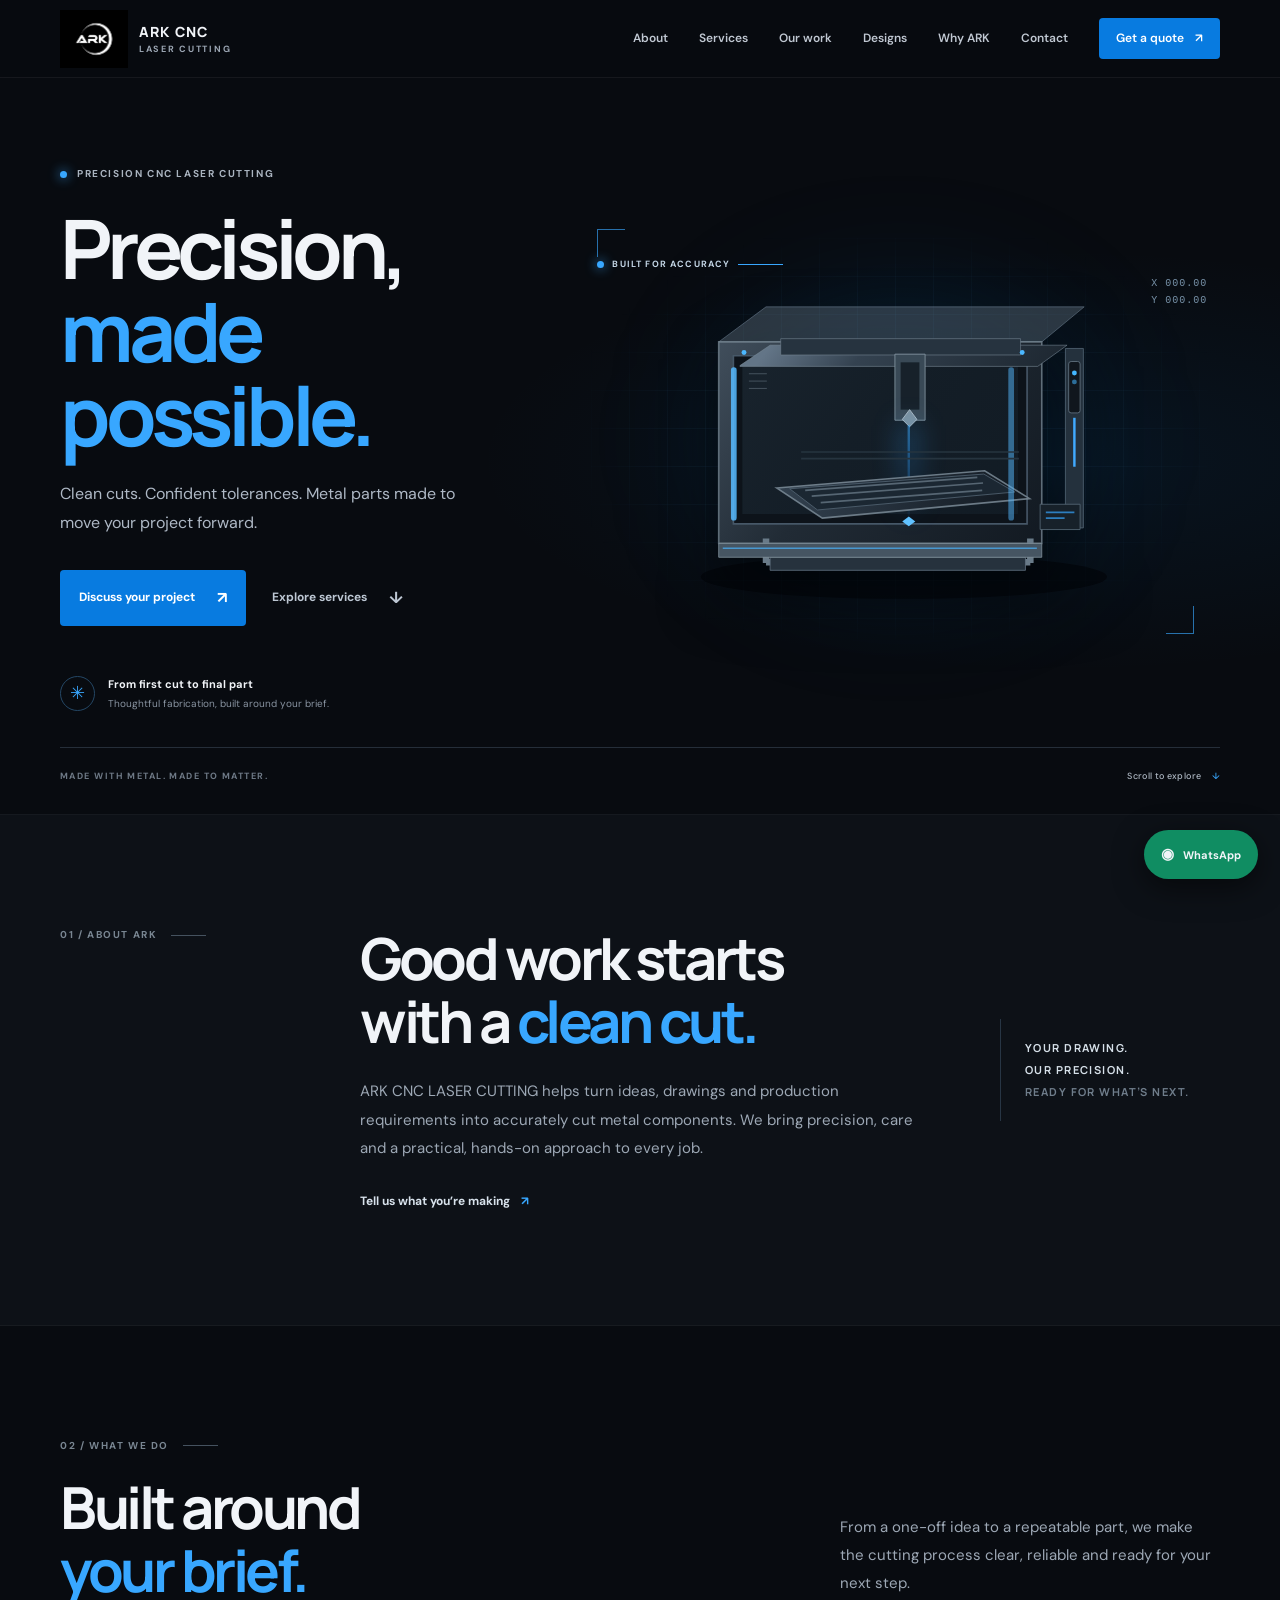
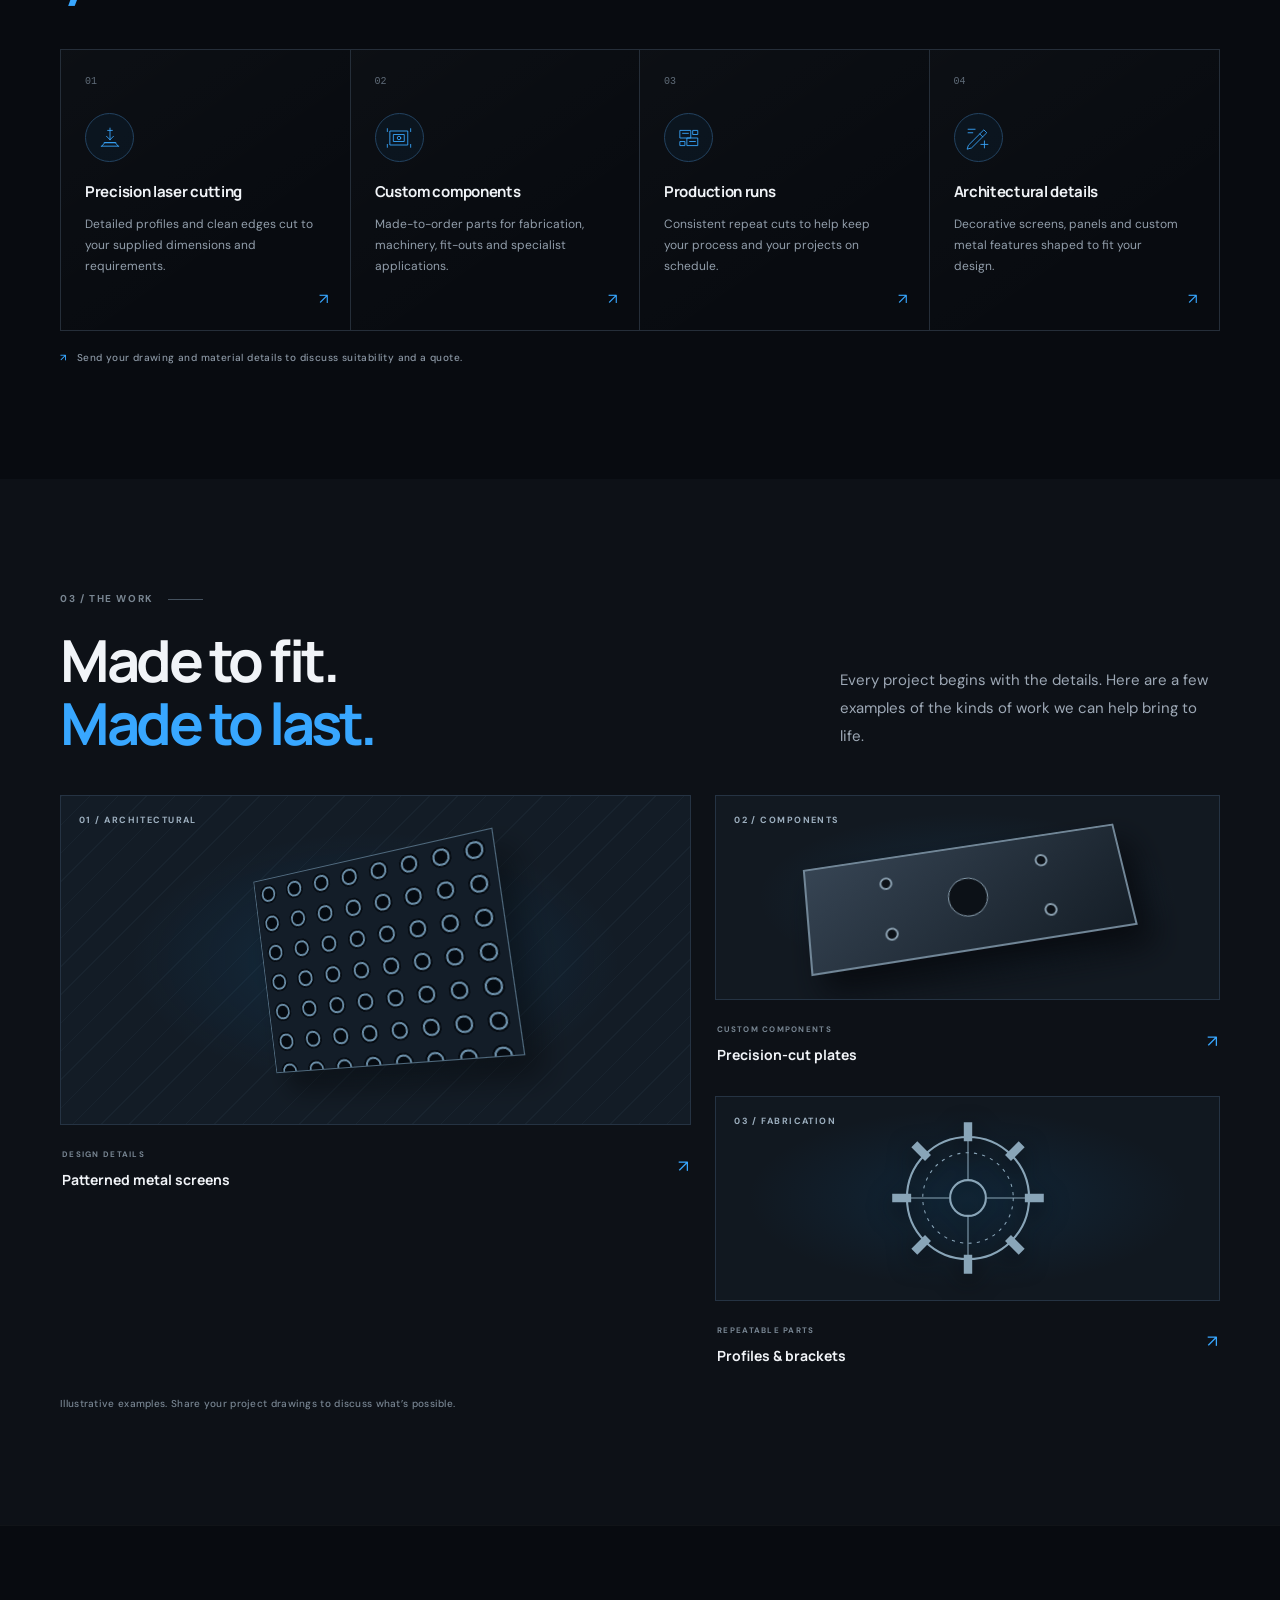
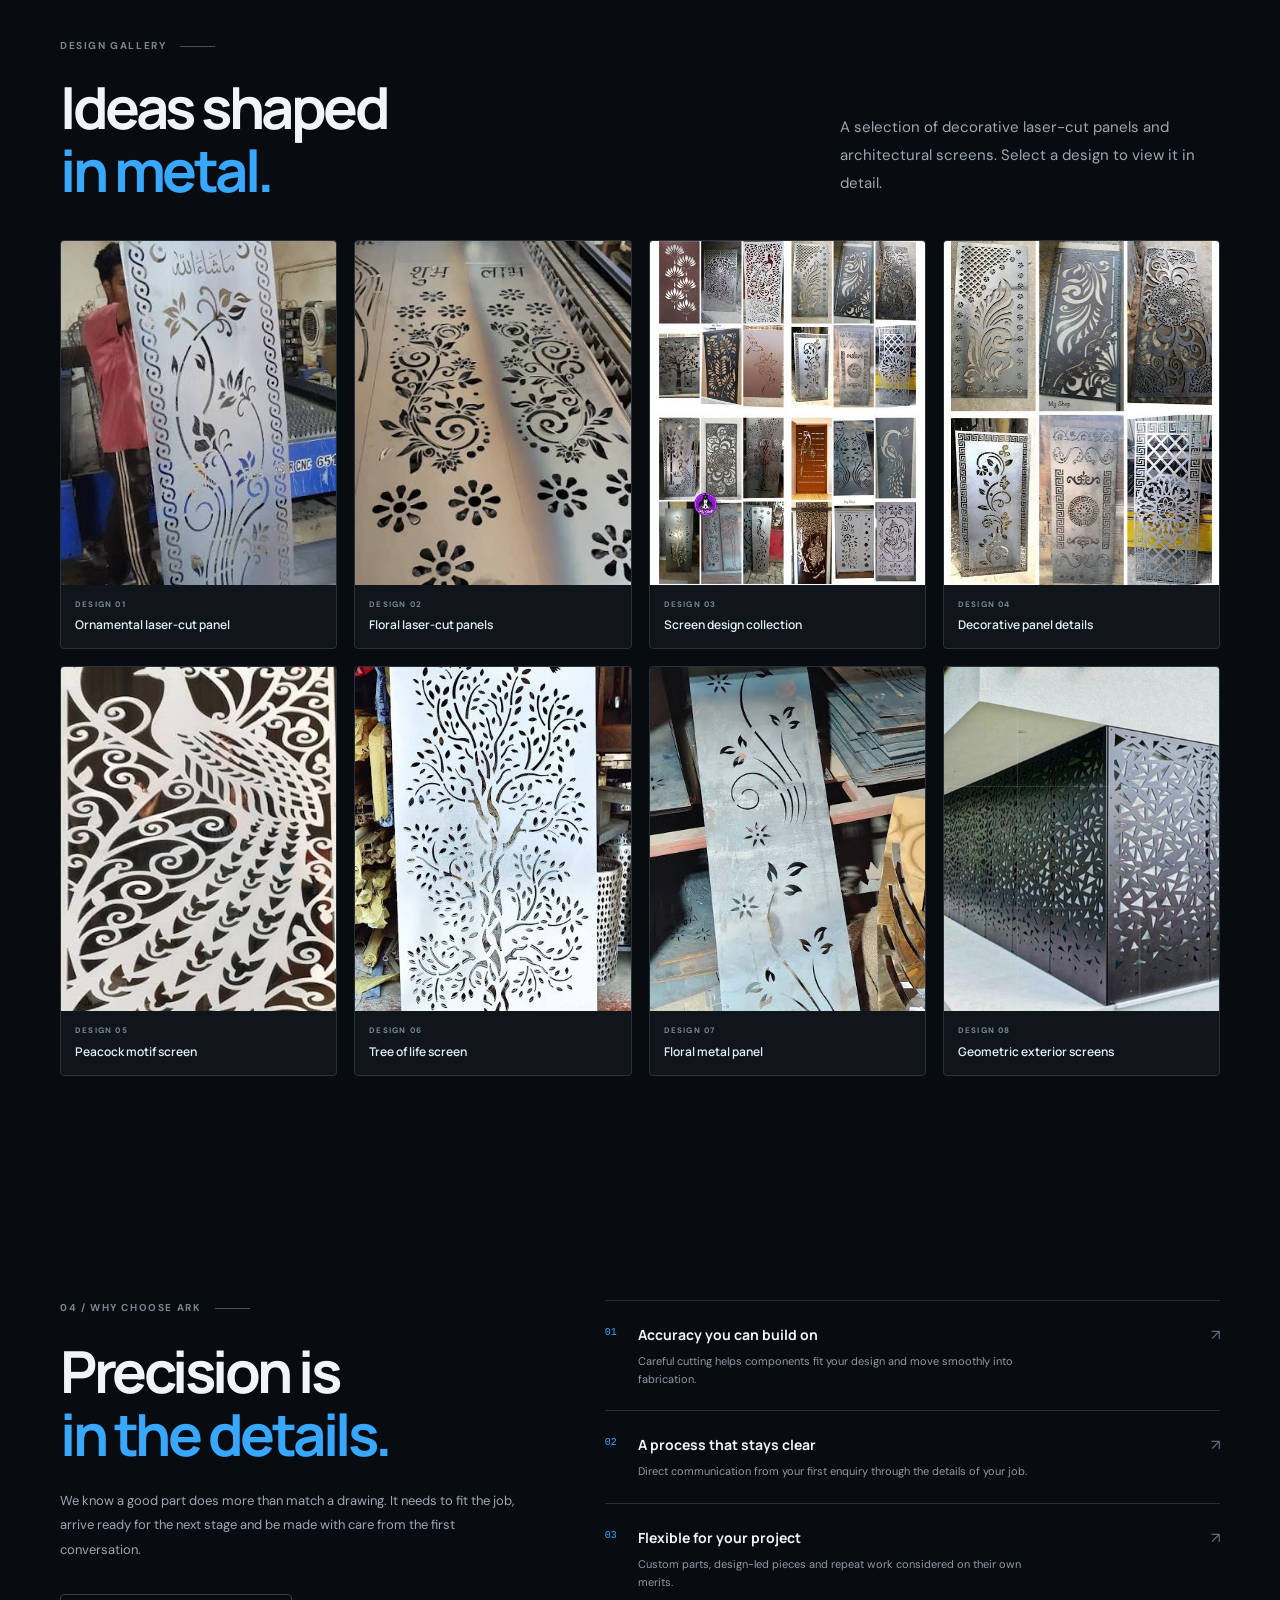
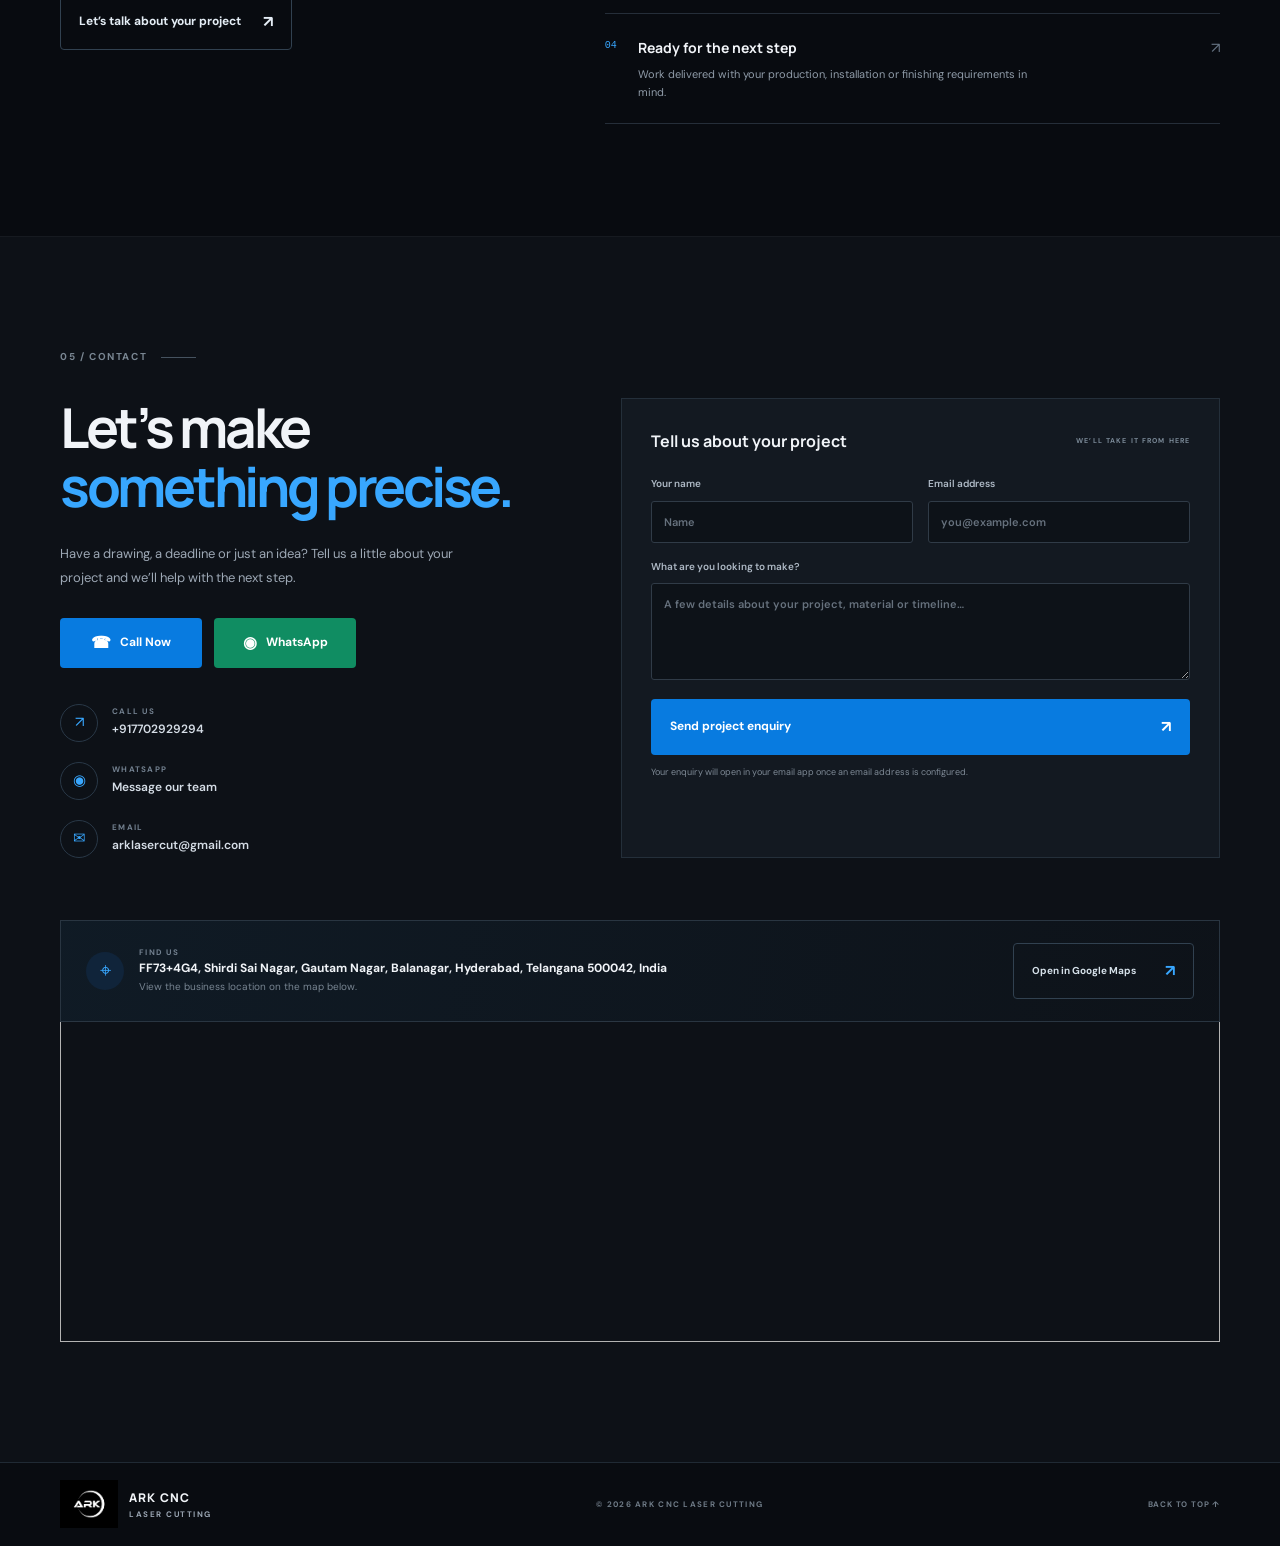
<file: index.html>
﻿<!doctype html>
<html lang="en">
  <head>
    <meta charset="utf-8" />
    <meta name="viewport" content="width=device-width, initial-scale=1" />
    <meta name="theme-color" content="#080b10" />
    <meta name="description" content="Precision CNC laser cutting for custom metal components, architectural details, fabrication and production runs. Talk to ARK CNC LASER CUTTING about your next project." />
    <meta property="og:title" content="ARK CNC LASER CUTTING | Precision, Made Possible" />
    <meta property="og:description" content="CNC laser cutting for custom parts, production runs and architectural metalwork." />
    <meta property="og:type" content="website" />
    <title>ARK CNC LASER CUTTING | Precision Laser Cutting</title>
    <link rel="icon" href="assets/ark-logo.png" type="image/png" />
    <link rel="preconnect" href="https://fonts.googleapis.com" />
    <link rel="preconnect" href="https://fonts.gstatic.com" crossorigin />
    <link href="https://fonts.googleapis.com/css2?family=DM+Sans:wght@400;500;600;700&family=Manrope:wght@400;500;600;700;800&display=swap" rel="stylesheet" />
    <link rel="stylesheet" href="styles.css" />
    <script src="script.js" defer></script>
  </head>
  <body>
    <a class="skip-link" href="#main">Skip to content</a>
    <header class="site-header" id="top">
      <div class="container header-inner">
        <a class="brand" href="#home" aria-label="ARK CNC LASER CUTTING home">
          <img class="brand-mark" src="assets/ark-logo.png" alt="ARK logo" width="68" height="58" />
          <span class="brand-copy"><strong>ARK CNC</strong><span>LASER CUTTING</span></span>
        </a>
        <button class="menu-toggle" type="button" aria-label="Open navigation" aria-expanded="false" aria-controls="main-nav"><span></span><span></span></button>
        <nav class="main-nav" id="main-nav" aria-label="Main navigation">
          <a href="#about">About</a><a href="#services">Services</a><a href="#work">Our work</a><a href="#designs">Designs</a><a href="#why-us">Why ARK</a><a href="#contact">Contact</a>
          <a class="nav-cta" href="#contact">Get a quote <span aria-hidden="true">↗</span></a>
        </nav>
      </div>
    </header>

    <main id="main">
      <section class="hero section-pad" id="home">
        <div class="hero-grid container">
          <div class="hero-copy reveal">
            <div class="eyebrow"><span class="status-dot"></span> PRECISION CNC LASER CUTTING</div>
            <h1>Precision,<br /><span>made possible.</span></h1>
            <p class="hero-lede">Clean cuts. Confident tolerances. Metal parts made to move your project forward.</p>
            <div class="hero-actions"><a class="button button-primary" href="#contact">Discuss your project <span aria-hidden="true">↗</span></a><a class="button button-quiet" href="#services">Explore services <span aria-hidden="true">↓</span></a></div>
            <div class="hero-proof"><div class="proof-icon">✳</div><p><strong>From first cut to final part</strong><span>Thoughtful fabrication, built around your brief.</span></p></div>
          </div>
          <div class="hero-art reveal" aria-label="Illustration of a CNC laser cutting machine">
            <div class="art-grid"></div><div class="art-glow"></div>
            <img class="machine-art" src="assets/cnc-machine.svg" alt="Technical illustration of a CNC laser cutting machine" />
            <div class="art-label"><span class="live-dot"></span> BUILT FOR ACCURACY <span class="art-label-line"></span></div>
            <div class="art-coordinates">X 000.00<br />Y 000.00</div>
            <div class="art-corner corner-tl"></div><div class="art-corner corner-br"></div>
          </div>
        </div>
        <div class="hero-bottom container"><span>MADE WITH METAL. MADE TO MATTER.</span><a href="#about">Scroll to explore <span aria-hidden="true">↓</span></a></div>
      </section>

      <section class="intro section-pad" id="about">
        <div class="container intro-grid">
          <div class="section-kicker reveal"><span>01 / ABOUT ARK</span><i></i></div>
          <div class="intro-content reveal"><h2>Good work starts<br />with a <span>clean cut.</span></h2><p>ARK CNC LASER CUTTING helps turn ideas, drawings and production requirements into accurately cut metal components. We bring precision, care and a practical, hands-on approach to every job.</p><a class="text-link" href="#contact">Tell us what you’re making <span>↗</span></a></div>
          <div class="intro-note reveal"><div class="note-line"></div><p>YOUR DRAWING.<br />OUR PRECISION.<br /><span>READY FOR WHAT’S NEXT.</span></p></div>
        </div>
      </section>

      <section class="services section-pad" id="services">
        <div class="container">
          <div class="section-heading reveal"><div><div class="section-kicker"><span>02 / WHAT WE DO</span><i></i></div><h2>Built around<br /><span>your brief.</span></h2></div><p>From a one-off idea to a repeatable part, we make the cutting process clear, reliable and ready for your next step.</p></div>
          <div class="service-grid">
            <article class="service-card reveal"><div class="service-number">01</div><div class="service-icon icon-cut"><svg viewBox="0 0 48 48" aria-hidden="true"><path d="M9 38h30M14 32h20M24 7v20m0 0-6-6m6 6 6-6M10 38l5-6h18l5 6"/><path d="M20 11h8"/></svg></div><h3>Precision laser cutting</h3><p>Detailed profiles and clean edges cut to your supplied dimensions and requirements.</p><a href="#contact" aria-label="Ask about precision laser cutting">↗</a></article>
            <article class="service-card reveal"><div class="service-number">02</div><div class="service-icon icon-parts"><svg viewBox="0 0 48 48" aria-hidden="true"><path d="M9 12h30v24H9zM15 18h18v12H15zM4 8v5m40-5v5M4 35v5m40-5v5"/><circle cx="24" cy="24" r="3"/></svg></div><h3>Custom components</h3><p>Made-to-order parts for fabrication, machinery, fit-outs and specialist applications.</p><a href="#contact" aria-label="Ask about custom components">↗</a></article>
            <article class="service-card reveal"><div class="service-number">03</div><div class="service-icon icon-series"><svg viewBox="0 0 48 48" aria-hidden="true"><path d="M9 11h18v13H9zM21 24h18v13H21zM9 30h8v7H9zM31 11h8v7h-8z"/><path d="M13 16h10M25 30h10"/></svg></div><h3>Production runs</h3><p>Consistent repeat cuts to help keep your process and your projects on schedule.</p><a href="#contact" aria-label="Ask about production runs">↗</a></article>
            <article class="service-card reveal"><div class="service-number">04</div><div class="service-icon icon-design"><svg viewBox="0 0 48 48" aria-hidden="true"><path d="M8 36 34 10l5 5-26 26-7 2zM27 17l5 5M7 9h12M7 15h8M29 35h12M35 29v12"/></svg></div><h3>Architectural details</h3><p>Decorative screens, panels and custom metal features shaped to fit your design.</p><a href="#contact" aria-label="Ask about architectural details">↗</a></article>
          </div>
          <p class="material-note"><span>↗</span> Send your drawing and material details to discuss suitability and a quote.</p>
        </div>
      </section>

      <section class="work section-pad" id="work">
        <div class="container">
          <div class="section-heading work-heading reveal"><div><div class="section-kicker"><span>03 / THE WORK</span><i></i></div><h2>Made to fit.<br /><span>Made to last.</span></h2></div><p>Every project begins with the details. Here are a few examples of the kinds of work we can help bring to life.</p></div>
          <div class="gallery-grid">
            <article class="gallery-card gallery-large reveal"><div class="gallery-art gallery-screen"><div class="screen-pattern"></div><div class="gallery-tag">01 / ARCHITECTURAL</div></div><div class="gallery-caption"><div><span>DESIGN DETAILS</span><h3>Patterned metal screens</h3></div><span class="gallery-arrow">↗</span></div></article>
            <article class="gallery-card reveal"><div class="gallery-art gallery-plate"><div class="plate-drawing"><span></span><span></span><span></span><span></span><i></i></div><div class="gallery-tag">02 / COMPONENTS</div></div><div class="gallery-caption"><div><span>CUSTOM COMPONENTS</span><h3>Precision-cut plates</h3></div><span class="gallery-arrow">↗</span></div></article>
            <article class="gallery-card reveal"><div class="gallery-art gallery-gear"><svg viewBox="0 0 250 190" aria-hidden="true"><g fill="none" stroke="currentColor"><circle cx="125" cy="95" r="58" stroke-width="2"/><circle cx="125" cy="95" r="43" stroke-width="1" stroke-dasharray="3 5"/><circle cx="125" cy="95" r="17" stroke-width="2"/><path stroke-width="8" d="M125 23v18M125 149v18M53 95h18M179 95h18M74 44l13 13m76 76 13 13m0-102-13 13M87 133l-13 13"/><path stroke-width="1" d="M125 37v40m0 36v40M67 95h40m36 0h40"/></g></svg><div class="gallery-tag">03 / FABRICATION</div></div><div class="gallery-caption"><div><span>REPEATABLE PARTS</span><h3>Profiles &amp; brackets</h3></div><span class="gallery-arrow">↗</span></div></article>
          </div>
          <p class="gallery-footnote">Illustrative examples. Share your project drawings to discuss what’s possible.</p>
        </div>
      </section>

      <section class="designs section-pad" id="designs" aria-labelledby="designs-title">
        <div class="container">
          <div class="section-heading designs-heading reveal">
            <div><div class="section-kicker"><span>DESIGN GALLERY</span><i></i></div><h2 id="designs-title">Ideas shaped<br /><span>in metal.</span></h2></div>
            <p>A selection of decorative laser-cut panels and architectural screens. Select a design to view it in detail.</p>
          </div>
          <div class="designs-grid" id="designs-grid" aria-label="Laser-cut design gallery"></div>
          <div class="designs-empty" id="designs-empty" hidden><span class="empty-mark">✳</span><h3>New designs are on the way.</h3><p>Check back soon to see what we’ve been creating.</p></div>
        </div>
      </section>

      <section class="why section-pad" id="why-us">
        <div class="container why-grid"><div class="why-main reveal"><div class="section-kicker"><span>04 / WHY CHOOSE ARK</span><i></i></div><h2>Precision is<br /><span>in the details.</span></h2><p>We know a good part does more than match a drawing. It needs to fit the job, arrive ready for the next stage and be made with care from the first conversation.</p><a class="button button-outline" href="#contact">Let’s talk about your project <span>↗</span></a></div>
          <div class="why-list"><article class="why-item reveal"><div class="why-index">01</div><div><h3>Accuracy you can build on</h3><p>Careful cutting helps components fit your design and move smoothly into fabrication.</p></div><span>↗</span></article><article class="why-item reveal"><div class="why-index">02</div><div><h3>A process that stays clear</h3><p>Direct communication from your first enquiry through the details of your job.</p></div><span>↗</span></article><article class="why-item reveal"><div class="why-index">03</div><div><h3>Flexible for your project</h3><p>Custom parts, design-led pieces and repeat work considered on their own merits.</p></div><span>↗</span></article><article class="why-item reveal"><div class="why-index">04</div><div><h3>Ready for the next step</h3><p>Work delivered with your production, installation or finishing requirements in mind.</p></div><span>↗</span></article></div></div>
      </section>

      <section class="contact section-pad" id="contact">
        <div class="container"><div class="section-kicker reveal"><span>05 / CONTACT</span><i></i></div><div class="contact-grid"><div class="contact-copy reveal"><h2>Let’s make<br /><span>something precise.</span></h2><p>Have a drawing, a deadline or just an idea? Tell us a little about your project and we’ll help with the next step.</p><div class="contact-actions"><a class="button button-primary" href="tel:+917702929294"><span class="action-symbol" aria-hidden="true">☎</span>Call Now</a><a class="button button-whatsapp" href="https://wa.me/917702929294" target="_blank" rel="noreferrer"><span class="action-symbol" aria-hidden="true">◉</span>WhatsApp</a></div><div class="contact-links"><a class="contact-link" href="tel:+917702929294" data-action="call"><span class="contact-icon">↗</span><span><small>CALL US</small><strong data-contact="phone">+91 77029 29294</strong></span></a><a class="contact-link" href="https://wa.me/917702929294" target="_blank" rel="noreferrer" data-action="whatsapp"><span class="contact-icon">◉</span><span><small>WHATSAPP</small><strong>Message our team</strong></span></a><a class="contact-link" href="#" data-action="email"><span class="contact-icon">✉</span><span><small>EMAIL</small><strong data-contact="email">Email address to be added</strong></span></a></div></div>
          <form class="contact-form reveal" id="contact-form"><div class="form-heading"><h3>Tell us about your project</h3><span>WE’LL TAKE IT FROM HERE</span></div><div class="form-row"><label>Your name<input name="name" autocomplete="name" placeholder="Name" required /></label><label>Email address<input type="email" name="email" autocomplete="email" placeholder="you@example.com" required /></label></div><label>What are you looking to make?<textarea name="message" rows="4" placeholder="A few details about your project, material or timeline…" required></textarea></label><button class="button button-primary form-submit" type="submit">Send project enquiry <span>↗</span></button><p class="form-feedback" id="form-feedback" aria-live="polite">Your enquiry will open in your email app once an email address is configured.</p></form></div>
          <div class="location-panel reveal"><div class="location-copy"><div class="location-pin">⌖</div><div><span>FIND US</span><strong data-contact="address">FF73+4G4, Shirdi Sai Nagar, Gautam Nagar, Balanagar, Hyderabad, Telangana 500042, India</strong><small>Serving projects from our Balanagar, Hyderabad location.</small></div></div><a class="button button-outline map-link" href="https://www.google.com/maps/search/?api=1&amp;query=FF73%2B4G4%2C%20Shirdi%20Sai%20Nagar%2C%20Gautam%20Nagar%2C%20Balanagar%2C%20Hyderabad%2C%20Telangana%20500042%2C%20India" data-action="maps" target="_blank" rel="noreferrer">Open in Google Maps <span>↗</span></a></div>
          <iframe class="location-map" id="location-map" title="ARK CNC LASER CUTTING location on Google Maps" loading="lazy" referrerpolicy="no-referrer-when-downgrade" hidden></iframe>
        </div>
      </section>
    </main>
    <dialog class="design-lightbox" id="design-lightbox" aria-label="Design preview">
      <div class="lightbox-content">
        <div class="lightbox-toolbar"><span class="lightbox-label">ARK CNC / DESIGNS</span><button class="lightbox-close" type="button" aria-label="Close image preview" data-lightbox-close>Close <span aria-hidden="true">×</span></button></div>
        <div class="lightbox-viewer"><button class="lightbox-arrow" type="button" aria-label="Previous design" data-lightbox-prev>‹</button><figure><img id="lightbox-image" alt="" /><figcaption id="lightbox-caption"></figcaption></figure><button class="lightbox-arrow" type="button" aria-label="Next design" data-lightbox-next>›</button></div>
      </div>
    </dialog>
    <footer class="site-footer"><div class="container footer-inner"><a class="brand footer-brand" href="#home"><img class="brand-mark" src="assets/ark-logo.png" alt="ARK logo" width="58" height="48" /><span class="brand-copy"><strong>ARK CNC</strong><span>LASER CUTTING</span></span></a><span class="copyright">© <span id="year"></span> ARK CNC LASER CUTTING</span><a class="back-top" href="#top">BACK TO TOP ↑</a></div></footer>
    <a class="floating-whatsapp" href="https://wa.me/917702929294" target="_blank" rel="noreferrer" data-action="whatsapp" aria-label="Contact ARK on WhatsApp"><span>◉</span><b>WhatsApp</b></a>
  </body>
</html>
</file>
<file: styles.css>
:root{--bg:#080b10;--panel:#10151c;--panel2:#141a22;--line:#252e39;--text:#f1f4f8;--muted:#a0aab6;--blue:#38a7ff;--blue2:#087be0;--font-head:"Manrope",sans-serif;--font-body:"DM Sans",sans-serif}*{box-sizing:border-box}html{scroll-behavior:smooth;scroll-padding-top:88px}body{margin:0;background:var(--bg);color:var(--text);font-family:var(--font-body);font-size:15px;line-height:1.65;-webkit-font-smoothing:antialiased}a{color:inherit;text-decoration:none}button,input,textarea{font:inherit}.container{width:min(1160px,calc(100% - 48px));margin:0 auto}.section-pad{padding:112px 0}.skip-link{position:absolute;top:-60px;left:16px;padding:10px 16px;background:#fff;color:#000;z-index:99}.skip-link:focus{top:16px}.site-header{height:78px;position:sticky;top:0;z-index:30;border-bottom:1px solid rgba(255,255,255,.06);background:rgba(8,11,16,.9);backdrop-filter:blur(16px)}.header-inner,.main-nav,.brand,.hero-actions,.hero-proof,.hero-bottom,.section-kicker,.section-heading,.service-icon,.gallery-caption,.why-item,.contact-link,.location-panel,.location-copy,.footer-inner{display:flex;align-items:center}.header-inner{height:100%;justify-content:space-between}.brand{gap:11px}.brand-mark{display:block}.brand-copy{display:grid;line-height:1.25;letter-spacing:.08em}.brand-copy strong{font:800 14px var(--font-head)}.brand-copy>span{margin-top:3px;font-size:9px;font-weight:700;letter-spacing:.19em;color:#9ba6b3}.main-nav{gap:31px;font-size:12px;font-weight:600;color:#c0c8d2}.main-nav>a:not(.nav-cta){transition:color .2s}.main-nav>a:hover{color:var(--blue)}.nav-cta{color:#fff;background:var(--blue2);padding:11px 17px;border-radius:4px;transition:background .2s,transform .2s}.nav-cta:hover,.button-primary:hover{background:#2395f7;transform:translateY(-2px)}.nav-cta span{padding-left:8px}.menu-toggle{display:none}.hero{padding-top:88px;padding-bottom:30px;overflow:hidden;background:radial-gradient(ellipse at 83% 52%,rgba(9,99,170,.1),transparent 39%)}.hero-grid{display:grid;grid-template-columns:.86fr 1.14fr;align-items:center;gap:34px;min-height:490px}.eyebrow,.section-kicker,.gallery-tag,.form-heading>span,.contact-links small,.location-copy>div>span,.copyright,.back-top,.hero-bottom,.material-note,.gallery-caption>div>span,.gallery-footnote{font-size:10px;font-weight:700;letter-spacing:.16em}.eyebrow{display:flex;align-items:center;gap:10px;color:#aab4c0}.status-dot,.live-dot{width:7px;height:7px;border-radius:50%;background:var(--blue);box-shadow:0 0 12px var(--blue)}h1,h2,h3,p{margin-top:0}h1,h2,h3{font-family:var(--font-head)}h1{font-size:clamp(48px,6.5vw,82px);line-height:1.02;letter-spacing:-.064em;margin:24px 0 23px;font-weight:700}h1 span,h2 span{color:var(--blue)}.hero-lede{max-width:420px;font-size:16px;line-height:1.8;color:#aeb8c5}.hero-actions{gap:25px;margin:32px 0 50px}.button{display:inline-flex;align-items:center;gap:22px;justify-content:center;border:1px solid transparent;border-radius:4px;padding:14px 18px;font-size:12px;font-weight:700;transition:transform .2s,background .2s,border-color .2s;cursor:pointer}.button span{font-size:16px}.button-primary{color:#fff;background:var(--blue2)}.button-quiet{padding-left:0;color:#bdc7d3}.button-quiet:hover{color:var(--blue)}.hero-proof{gap:13px}.proof-icon{display:grid;place-items:center;width:35px;height:35px;color:var(--blue);border:1px solid #244765;border-radius:50%;font-size:18px}.hero-proof p{display:grid;margin:0;line-height:1.4}.hero-proof strong{font-size:11px}.hero-proof p span{font-size:10px;color:#8893a0;margin-top:4px}.hero-art{min-height:455px;position:relative;display:grid;place-items:center;isolation:isolate}.art-grid{position:absolute;inset:6% 2%;background-image:linear-gradient(rgba(70,137,188,.1) 1px,transparent 1px),linear-gradient(90deg,rgba(70,137,188,.1) 1px,transparent 1px);background-size:38px 38px;mask-image:radial-gradient(ellipse at center,black 30%,transparent 78%);z-index:-2}.art-glow{position:absolute;width:55%;height:60%;border-radius:50%;background:rgba(5,107,191,.17);filter:blur(65px);z-index:-1}.machine-art{width:100%;max-width:620px;filter:drop-shadow(0 18px 25px rgba(0,0,0,.5));animation:float 7s ease-in-out infinite}.art-label{position:absolute;top:10%;left:3%;display:flex;align-items:center;gap:8px;color:#c3d5e5;font-size:9px;font-weight:700;letter-spacing:.13em}.art-label-line{width:45px;height:1px;background:#38a7ff}.art-coordinates{position:absolute;right:2%;top:14%;font:10px/1.7 monospace;color:#7892a9;letter-spacing:.1em}.art-corner{position:absolute;width:28px;height:28px;opacity:.65}.corner-tl{left:3%;top:4%;border-left:1px solid var(--blue);border-top:1px solid var(--blue)}.corner-br{bottom:7%;right:4%;border-right:1px solid var(--blue);border-bottom:1px solid var(--blue)}.hero-bottom{justify-content:space-between;margin-top:36px;padding-top:21px;border-top:1px solid var(--line);color:#6e7986;font-size:9px}.hero-bottom a{color:#aeb8c3;letter-spacing:.04em;font-weight:500}.hero-bottom a span{color:var(--blue);margin-left:8px}.intro{background:#0d1117;border-top:1px solid rgba(255,255,255,.03);border-bottom:1px solid rgba(255,255,255,.04)}.intro-grid{display:grid;grid-template-columns:.65fr 1.5fr .55fr;gap:40px}.section-kicker{align-self:start;color:#798692;gap:14px;white-space:nowrap}.section-kicker i{display:inline-block;width:35px;height:1px;background:#45525f}.intro-content h2,.section-heading h2,.why-main h2,.contact-copy h2{font-size:clamp(39px,5vw,58px);line-height:1.08;letter-spacing:-.06em;margin:0 0 25px}.intro-content>p,.why-main>p,.contact-copy>p{max-width:570px;color:#9da8b5;line-height:1.9}.text-link{display:inline-block;margin-top:14px;font-size:12px;font-weight:700;color:#d8e2ec}.text-link span{color:var(--blue);margin-left:8px}.intro-note{align-self:center;border-left:1px solid #273544;padding:8px 0 8px 24px;color:#d6e0e9;font:700 11px/2 var(--font-head);letter-spacing:.13em}.intro-note p{margin:10px 0}.intro-note p span{color:#6f7d8b}.services{background:var(--bg)}.section-heading{align-items:flex-end;justify-content:space-between;gap:30px;margin-bottom:48px}.section-heading .section-kicker{margin-bottom:22px}.section-heading h2{margin:0}.section-heading>p{max-width:380px;color:#9da8b5;line-height:1.85;margin:0 0 4px}.service-grid{display:grid;grid-template-columns:repeat(4,1fr);border:1px solid var(--line)}.service-card{min-height:280px;position:relative;padding:26px 24px;border-right:1px solid var(--line);background:linear-gradient(145deg,rgba(255,255,255,.018),transparent 70%);transition:background .25s,transform .25s}.service-card:last-child{border:0}.service-card:hover{background:linear-gradient(145deg,rgba(20,108,177,.13),transparent 75%);transform:translateY(-4px)}.service-number{font:10px monospace;color:#5f6b78}.service-icon{width:49px;height:49px;margin:26px 0 18px;justify-content:center;border:1px solid #234361;border-radius:50%;color:var(--blue);background:rgba(21,114,185,.07)}.service-icon svg{width:28px;height:28px;fill:none;stroke:currentColor;stroke-width:1.5;stroke-linecap:round;stroke-linejoin:round}.service-card h3{font-size:15px;letter-spacing:-.02em;margin:0 0 9px}.service-card p{font-size:12px;line-height:1.75;color:#929eab;margin:0;max-width:230px}.service-card>a{position:absolute;right:22px;bottom:19px;color:var(--blue)}.material-note{margin:19px 0 0;color:#8b97a4;font-size:10px;letter-spacing:.04em;font-weight:500}.material-note span{color:var(--blue);margin-right:7px}.work{background:#0d1117}.work-heading{margin-bottom:40px}.gallery-grid{display:grid;grid-template-columns:1.25fr 1fr;gap:24px}.gallery-large{grid-row:span 2}.gallery-art{height:205px;position:relative;overflow:hidden;display:grid;place-items:center;background:#131c26;border:1px solid #253343}.gallery-large .gallery-art{height:330px}.gallery-tag{position:absolute;left:18px;top:17px;color:#9dafbf;font-size:9px;z-index:2}.gallery-screen{background:radial-gradient(ellipse at 50% 50%,rgba(15,127,206,.17),transparent 55%),repeating-linear-gradient(135deg,#18232e 0,#18232e 1px,#131c26 1px,#131c26 20px)}.screen-pattern{width:260px;height:210px;transform:perspective(500px) rotateY(-20deg) rotateZ(-8deg);background-color:#131d28;background-image:radial-gradient(circle,transparent 0 6px,#6e92ac 6.7px 8px,transparent 8.7px),radial-gradient(circle at center,rgba(4,10,16,.95) 0 10px,transparent 10.5px);background-size:32px 32px,32px 32px;box-shadow:14px 20px 28px rgba(0,0,0,.4);border:1px solid #506a7e}.gallery-plate{background:radial-gradient(ellipse,rgba(31,131,199,.14),transparent 59%),#121921}.plate-drawing{width:64%;height:53%;position:relative;border:2px solid #718697;background:linear-gradient(145deg,#364453,#151e27);transform:perspective(500px) rotateX(14deg) rotateZ(-9deg);box-shadow:12px 20px 30px #080b10;display:grid;grid-template-columns:1fr 1fr;place-items:center}.plate-drawing span,.plate-drawing i{width:13px;height:13px;border:2px solid #8ba0b0;border-radius:50%;background:#0c1117}.plate-drawing i{position:absolute;width:40px;height:40px;border-width:1px}.gallery-gear{color:#89a5b8;background:radial-gradient(ellipse,rgba(16,113,183,.16),transparent 62%),#111820}.gallery-gear svg{width:280px;height:200px;filter:drop-shadow(0 8px 12px #050709)}.gallery-caption{justify-content:space-between;padding:15px 2px 5px}.gallery-caption>div>span{color:#788693;font-size:8px}.gallery-caption h3{font-size:14px;margin:4px 0 0}.gallery-arrow{font-size:17px;color:var(--blue)}.gallery-footnote{margin:24px 0 0;color:#788592;letter-spacing:.03em;font-weight:500;font-size:10px}.why{background:var(--bg)}.why-grid{display:grid;grid-template-columns:.85fr 1.15fr;gap:90px}.why-main .section-kicker{margin-bottom:24px}.why-main h2{margin-bottom:23px}.why-main>p{font-size:13px}.button-outline{margin-top:18px;border-color:#314150;color:#e4edf5;background:transparent}.button-outline:hover{border-color:var(--blue);background:rgba(56,167,255,.08)}.why-list{border-top:1px solid var(--line)}.why-item{align-items:flex-start;gap:21px;padding:22px 0;border-bottom:1px solid var(--line)}.why-index{padding-top:4px;font:10px monospace;color:var(--blue)}.why-item>div:nth-child(2){flex:1}.why-item h3{font-size:14px;margin:0 0 6px}.why-item p{font-size:11px;color:#8f9ba8;line-height:1.65;margin:0;max-width:390px}.why-item>span{color:#657382}.contact{background:#0d1117;border-top:1px solid rgba(255,255,255,.04)}.contact>.container>.section-kicker{margin-bottom:32px}.contact-grid{display:grid;grid-template-columns:.9fr 1.1fr;gap:70px}.contact-copy h2{font-size:clamp(39px,4.5vw,55px)}.contact-copy>p{max-width:415px;font-size:13px}.contact-links{display:grid;gap:20px;margin-top:36px}.contact-link{gap:14px}.contact-icon{display:grid;place-items:center;width:38px;height:38px;border:1px solid #293847;color:var(--blue);border-radius:50%}.contact-link>span:last-child{display:grid;gap:2px}.contact-links small,.location-copy>div>span{color:#738190;font-size:8px}.contact-link strong{font-size:12px;font-weight:600;color:#d5dde6}.contact-form{padding:29px;background:#131921;border:1px solid #242f3a}.form-heading{display:flex;align-items:center;justify-content:space-between;gap:15px;margin-bottom:22px}.form-heading h3{font-size:16px;margin:0}.form-heading>span{font-size:7px;color:#7b8a98}.contact-form label{display:grid;gap:8px;font-size:10px;font-weight:600;color:#aeb9c5;margin-bottom:16px}.form-row{display:grid;grid-template-columns:1fr 1fr;gap:15px}.contact-form input,.contact-form textarea{width:100%;border:1px solid #303b47;border-radius:3px;background:#0d1218;color:#f3f5f8;padding:11px 12px;font-size:11px;outline:none;resize:vertical}.contact-form input:focus,.contact-form textarea:focus{border-color:var(--blue)}.contact-form input::placeholder,.contact-form textarea::placeholder{color:#66717d}.form-submit{width:100%;justify-content:space-between;margin-top:3px}.form-feedback{margin:11px 0 0;font-size:9px;color:#7e8995;line-height:1.5}.form-feedback.is-error{color:#ff9c8f}.form-feedback.is-success{color:#80d8a3}.location-panel{justify-content:space-between;gap:24px;margin-top:62px;padding:22px 25px;border:1px solid #293541;background:linear-gradient(100deg,rgba(21,47,67,.32),rgba(14,20,27,.5))}.location-copy{gap:15px}.location-pin{display:grid;place-items:center;width:38px;height:38px;border-radius:50%;background:#10243a;color:var(--blue);font-size:20px}.location-copy>div:last-child{display:grid}.location-copy strong{font-size:12px}.location-copy small{color:#788592;font-size:10px}.map-link{font-size:10px;font-weight:700;color:#d5e0e9;white-space:nowrap}.map-link span{margin-left:7px;color:var(--blue)}.site-footer{border-top:1px solid #202a34;background:#090c11}.footer-inner{height:83px;justify-content:space-between}.footer-brand .brand-mark{width:35px;height:35px}.footer-brand .brand-copy strong{font-size:12px}.footer-brand .brand-copy>span{font-size:8px}.copyright,.back-top{font-size:8px;color:#6f7b87}.back-top{letter-spacing:.1em}.floating-whatsapp{position:fixed;right:22px;bottom:21px;z-index:25;display:flex;align-items:center;gap:9px;padding:12px 17px;border-radius:30px;background:#108d62;box-shadow:0 8px 30px #0008;font-size:11px;font-weight:700;transition:transform .2s,background .2s}.floating-whatsapp:hover{transform:translateY(-3px);background:#13a473}.floating-whatsapp span{font-size:15px}.reveal{opacity:0;transform:translateY(18px);transition:opacity .7s ease,transform .7s ease}.reveal.is-visible{opacity:1;transform:translateY(0)}@keyframes float{0%,100%{transform:translateY(0)}50%{transform:translateY(-9px)}}@media(prefers-reduced-motion:reduce){*,*::before,*::after{scroll-behavior:auto!important;animation-duration:.01ms!important;animation-iteration-count:1!important;transition-duration:.01ms!important}.reveal{opacity:1;transform:none}}@media(max-width:900px){.main-nav{gap:18px}.hero-grid{grid-template-columns:.9fr 1.1fr;gap:10px}.hero-art{min-height:390px}.service-grid{grid-template-columns:repeat(2,1fr)}.service-card:nth-child(2){border-right:0}.service-card:nth-child(-n+2){border-bottom:1px solid var(--line)}.intro-grid{grid-template-columns:.5fr 1.4fr}.intro-note{display:none}.why-grid{gap:45px}.contact-grid{gap:35px}}@media(max-width:680px){html{scroll-padding-top:72px}.container{width:min(100% - 36px,520px)}.section-pad{padding:78px 0}.site-header{height:68px}.menu-toggle{display:grid;gap:6px;padding:10px;border:1px solid #283542;border-radius:4px;background:transparent}.menu-toggle span{width:19px;height:1px;background:#e8edf2}.main-nav{position:absolute;top:67px;left:0;right:0;display:none;align-items:stretch;gap:0;padding:8px 18px 18px;background:#0a0e13;border-bottom:1px solid var(--line)}.main-nav.is-open{display:grid}.main-nav>a:not(.nav-cta){padding:12px 4px;border-bottom:1px solid rgba(255,255,255,.06)}.nav-cta{margin-top:12px;text-align:center}.hero{padding-top:45px;padding-bottom:25px}.hero-grid{grid-template-columns:1fr;gap:0;min-height:unset}.hero-copy{position:relative;z-index:2}.eyebrow{font-size:9px}h1{font-size:clamp(52px,13vw,72px);margin:19px 0}.hero-lede{font-size:14px;max-width:340px}.hero-actions{margin:25px 0 26px;gap:14px}.button{padding:12px 14px;font-size:11px}.button-quiet{padding-left:0}.hero-proof{margin-bottom:-13px}.hero-art{min-height:280px;margin-top:-4px}.machine-art{width:112%;max-width:520px}.art-label{top:4%;left:0;font-size:7px}.art-coordinates{top:6%;right:0;font-size:8px}.art-grid{inset:4% -2%}.hero-bottom{margin-top:15px;padding-top:15px;font-size:7px}.intro-grid{grid-template-columns:1fr;gap:28px}.section-kicker{font-size:9px}.intro-content h2,.section-heading h2,.why-main h2,.contact-copy h2{font-size:43px}.intro-content>p{font-size:13px}.section-heading{display:block;margin-bottom:32px}.section-heading>p{margin-top:22px;font-size:13px}.service-card{min-height:256px;padding:19px 16px}.service-icon{margin:20px 0 15px}.service-card h3{font-size:13px}.service-card p{font-size:11px}.service-card>a{right:15px;bottom:13px}.material-note{font-size:9px}.gallery-grid{grid-template-columns:1fr;gap:22px}.gallery-large{grid-row:auto}.gallery-large .gallery-art{height:260px}.gallery-art{height:200px}.gallery-footnote{line-height:1.7}.why-grid{grid-template-columns:1fr;gap:38px}.why-main>p{font-size:12px}.why-item{gap:15px}.contact>.container>.section-kicker{margin-bottom:26px}.contact-grid{grid-template-columns:1fr;gap:35px}.contact-copy>p{font-size:12px}.contact-links{grid-template-columns:1fr 1fr;gap:18px 12px}.contact-link{gap:9px}.contact-icon{width:32px;height:32px;flex:0 0 32px;font-size:13px}.contact-link strong{font-size:10px}.contact-form{padding:21px 17px}.form-heading{align-items:flex-start;flex-direction:column;gap:5px}.form-row{grid-template-columns:1fr;gap:0}.location-panel{align-items:flex-start;flex-direction:column;padding:18px;margin-top:38px}.location-copy{align-items:flex-start}.location-copy small{max-width:240px;line-height:1.5}.footer-inner{height:auto;min-height:90px;flex-wrap:wrap;gap:12px;padding-top:17px;padding-bottom:17px}.copyright{order:3;width:100%}.back-top{font-size:7px}.floating-whatsapp{right:13px;bottom:13px;padding:10px 14px}.floating-whatsapp b{font-size:10px}}@media(max-width:370px){.container{width:calc(100% - 28px)}.hero-actions{gap:7px}.hero-actions .button{gap:10px}.service-card{padding:16px 12px}.contact-links{grid-template-columns:1fr}.contact-link strong{font-size:11px}}

.location-map{width:100%;height:320px;border:1px solid var(--line);border-top:0;filter:grayscale(1) invert(.88) contrast(.84)}
.contact-actions{display:flex;flex-wrap:wrap;gap:12px;margin:27px 0 4px}.contact-actions .button{min-width:142px;gap:9px}.action-symbol{font-size:16px;line-height:1}.button-whatsapp{color:#fff;background:#108d62}.button-whatsapp:hover{background:#13a473;transform:translateY(-2px)}.location-copy>div:last-child{max-width:690px}.location-copy strong{overflow-wrap:anywhere}.map-link{margin-top:0;flex:0 0 auto}
@media(max-width:680px){.contact-actions{display:grid;grid-template-columns:1fr 1fr;gap:10px;margin-top:22px}.contact-actions .button{min-width:0;padding:12px 10px;gap:7px}.location-copy strong{font-size:11px}.map-link{width:100%}}


.brand-mark{width:68px;height:58px;object-fit:cover}
.footer-brand .brand-mark{width:58px;height:48px}


/* Designs gallery: styles are scoped to the added section and preview dialog. */
.designs{background:var(--bg);border-top:1px solid rgba(255,255,255,.035)}
.designs-heading{margin-bottom:38px}
.designs-heading h2{margin:0}
.designs-grid{display:grid;grid-template-columns:repeat(4,minmax(0,1fr));gap:17px}
.design-card{display:block;width:100%;padding:0;overflow:hidden;text-align:left;color:var(--text);background:#10151c;border:1px solid #27323e;border-radius:4px;cursor:zoom-in;transition:transform .28s ease,border-color .28s ease,box-shadow .28s ease}
.design-card:hover{transform:translateY(-5px);border-color:#3c8dcc;box-shadow:0 16px 34px rgba(0,0,0,.28)}
.design-card:focus-visible,.lightbox-close:focus-visible,.lightbox-arrow:focus-visible{outline:2px solid var(--blue);outline-offset:3px}
.design-image-wrap{position:relative;display:block;overflow:hidden;aspect-ratio:4/5;background:#141b23}
.design-image-wrap>img{display:block;width:100%;height:100%;object-fit:cover;transition:transform .55s cubic-bezier(.2,.7,.2,1),filter .35s}
.design-card:hover .design-image-wrap>img{transform:scale(1.045);filter:brightness(.74)}
.design-image-action{position:absolute;right:12px;bottom:12px;display:flex;align-items:center;gap:8px;padding:8px 10px;border:1px solid rgba(214,231,246,.42);border-radius:3px;background:rgba(6,12,18,.74);color:#eaf4fc;font-size:8px;font-weight:700;letter-spacing:.12em;opacity:0;transform:translateY(5px);transition:opacity .25s,transform .25s}
.design-image-action>span{color:var(--blue);font-size:13px}
.design-card:hover .design-image-action,.design-card:focus-visible .design-image-action{opacity:1;transform:translateY(0)}
.design-caption{display:grid;gap:5px;padding:13px 14px 15px}
.design-caption>span{color:#788895;font-size:8px;font-weight:700;letter-spacing:.15em}
.design-caption>strong{font:600 12px/1.45 var(--font-head);color:#e6edf4}
.designs-empty{padding:64px 24px;text-align:center;border:1px dashed #344452;border-radius:4px;background:radial-gradient(ellipse at center,rgba(28,113,178,.09),transparent 65%)}
.designs-empty[hidden]{display:none}
.empty-mark{display:inline-grid;place-items:center;width:44px;height:44px;border:1px solid #294e6d;border-radius:50%;color:var(--blue);font-size:21px}
.designs-empty h3{margin:15px 0 5px;font-size:17px}
.designs-empty p{margin:0;color:var(--muted);font-size:12px}
.design-lightbox{width:min(1120px,calc(100% - 32px));max-width:none;max-height:calc(100% - 32px);padding:0;overflow:hidden;border:1px solid #364351;border-radius:6px;background:#0c1118;color:var(--text);box-shadow:0 25px 90px #0009}
.design-lightbox::backdrop{background:rgba(1,4,8,.88);backdrop-filter:blur(7px)}
.lightbox-content{padding:15px 18px 12px}
.lightbox-toolbar{display:flex;align-items:center;justify-content:space-between;padding-bottom:12px}
.lightbox-label{color:#81909e;font-size:9px;font-weight:700;letter-spacing:.16em}
.lightbox-close{display:flex;align-items:center;gap:9px;padding:6px 9px;border:1px solid #35414d;border-radius:3px;background:#111820;color:#dce5ed;font-size:10px;cursor:pointer}
.lightbox-close span{font-size:18px;line-height:1;color:var(--blue)}
.lightbox-viewer{display:grid;grid-template-columns:48px minmax(0,1fr) 48px;align-items:center;gap:12px}
.lightbox-viewer figure{min-width:0;margin:0}
.lightbox-viewer img{display:block;width:100%;height:min(76vh,880px);object-fit:contain;background:#080b10}
.lightbox-viewer figcaption{padding:10px 2px 2px;color:#d6e1eb;font:600 11px var(--font-head);letter-spacing:.03em}
.lightbox-arrow{display:grid;place-items:center;width:42px;height:42px;border:1px solid #344250;border-radius:50%;background:#111820;color:#f1f4f8;font-size:29px;line-height:1;cursor:pointer;transition:color .2s,border-color .2s,background .2s}
.lightbox-arrow:hover{border-color:var(--blue);background:#102238;color:var(--blue)}
@keyframes design-dialog-in{from{opacity:0;transform:scale(.985)}to{opacity:1;transform:scale(1)}}
.design-lightbox[open]{animation:design-dialog-in .22s ease-out}
@media(max-width:1000px){.designs-grid{grid-template-columns:repeat(3,minmax(0,1fr));gap:15px}}
@media(max-width:680px){.designs-grid{grid-template-columns:repeat(2,minmax(0,1fr));gap:12px}.designs-heading{margin-bottom:28px}.design-caption{padding:11px 10px 12px}.design-caption>strong{font-size:11px}.design-image-action{right:8px;bottom:8px;padding:6px 8px;font-size:7px}.lightbox-content{padding:11px}.lightbox-viewer{grid-template-columns:34px minmax(0,1fr) 34px;gap:7px}.lightbox-arrow{width:32px;height:32px;font-size:23px}.lightbox-viewer img{height:68vh}.design-lightbox{width:calc(100% - 16px);max-height:calc(100% - 16px)}}
@media(max-width:370px){.designs-grid{gap:9px}.design-caption{padding:9px}.design-caption>strong{font-size:10px}}
@media(prefers-reduced-motion:reduce){.design-lightbox[open]{animation:none}.design-card,.design-image-wrap>img,.design-image-action{transition:none}}

@media(min-width:681px) and (max-width:760px){.main-nav{gap:12px;font-size:11px}.nav-cta{padding:9px 11px}}
</file>
